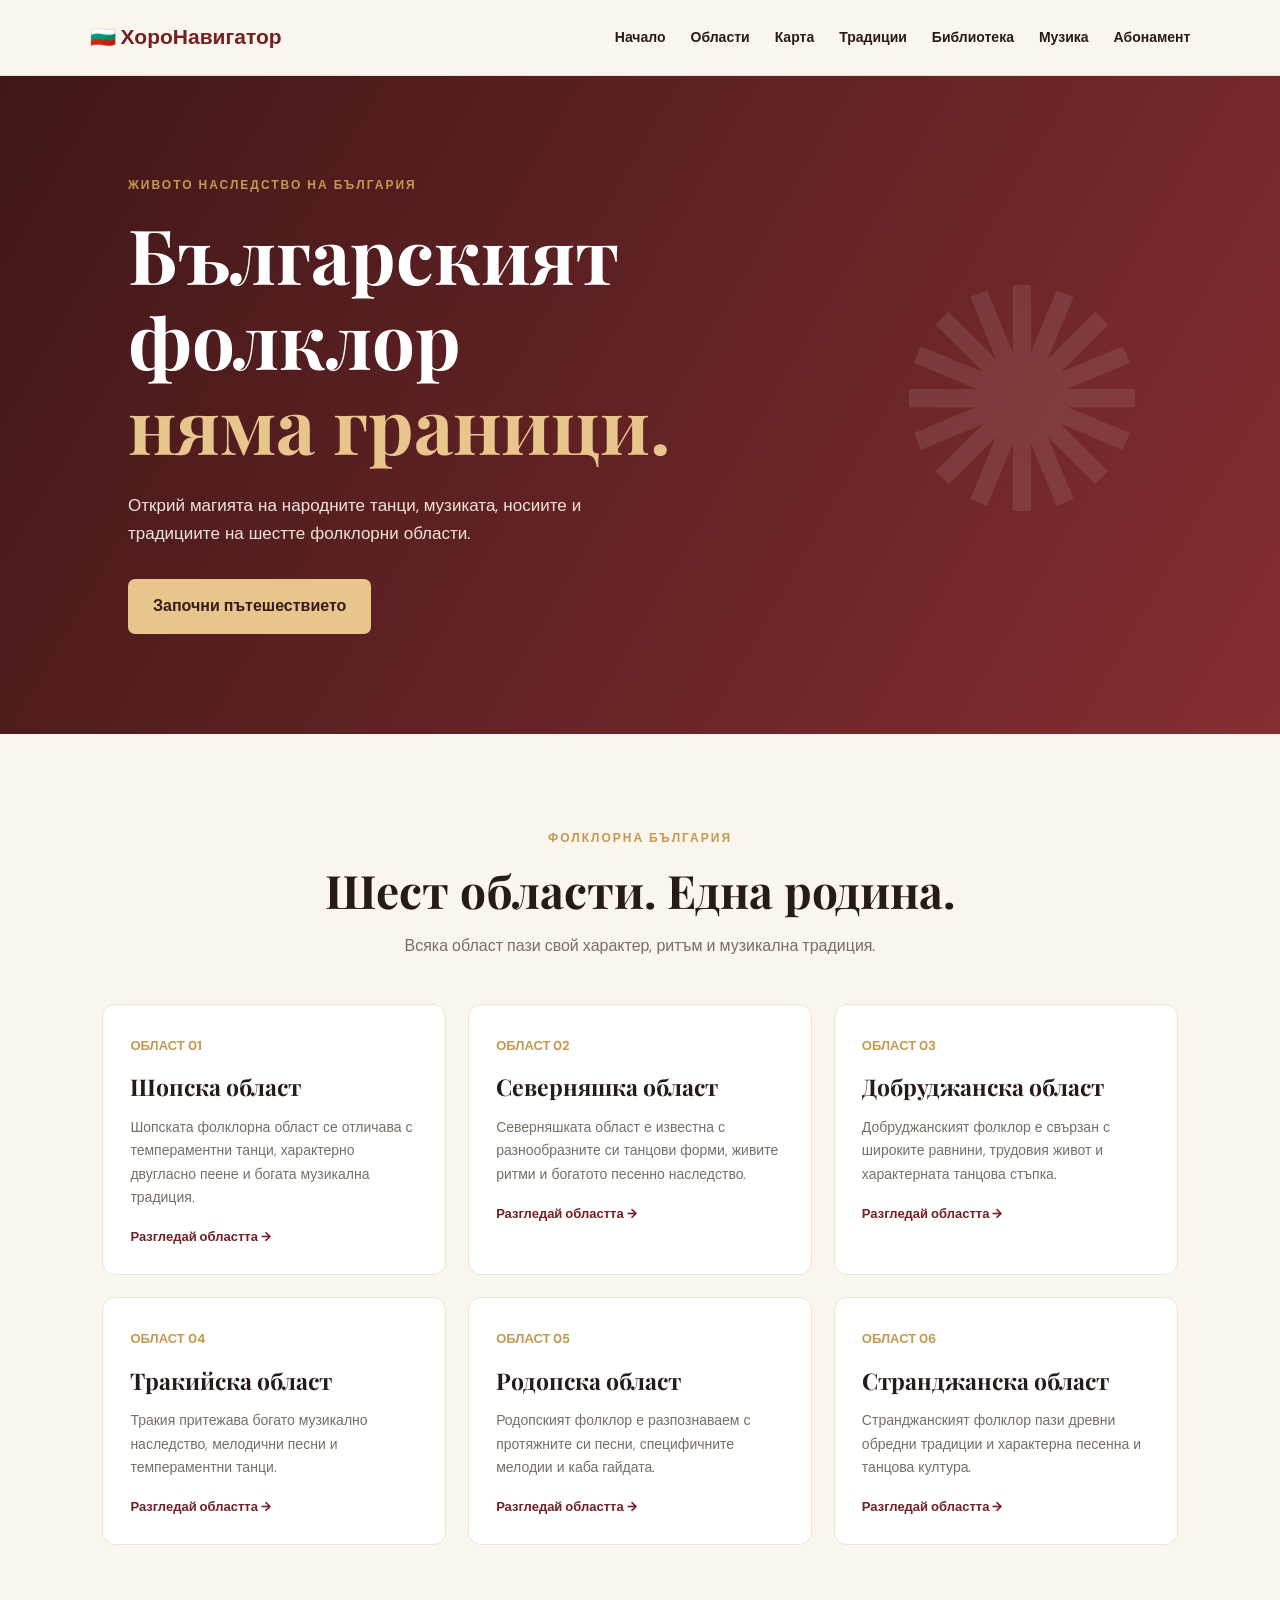
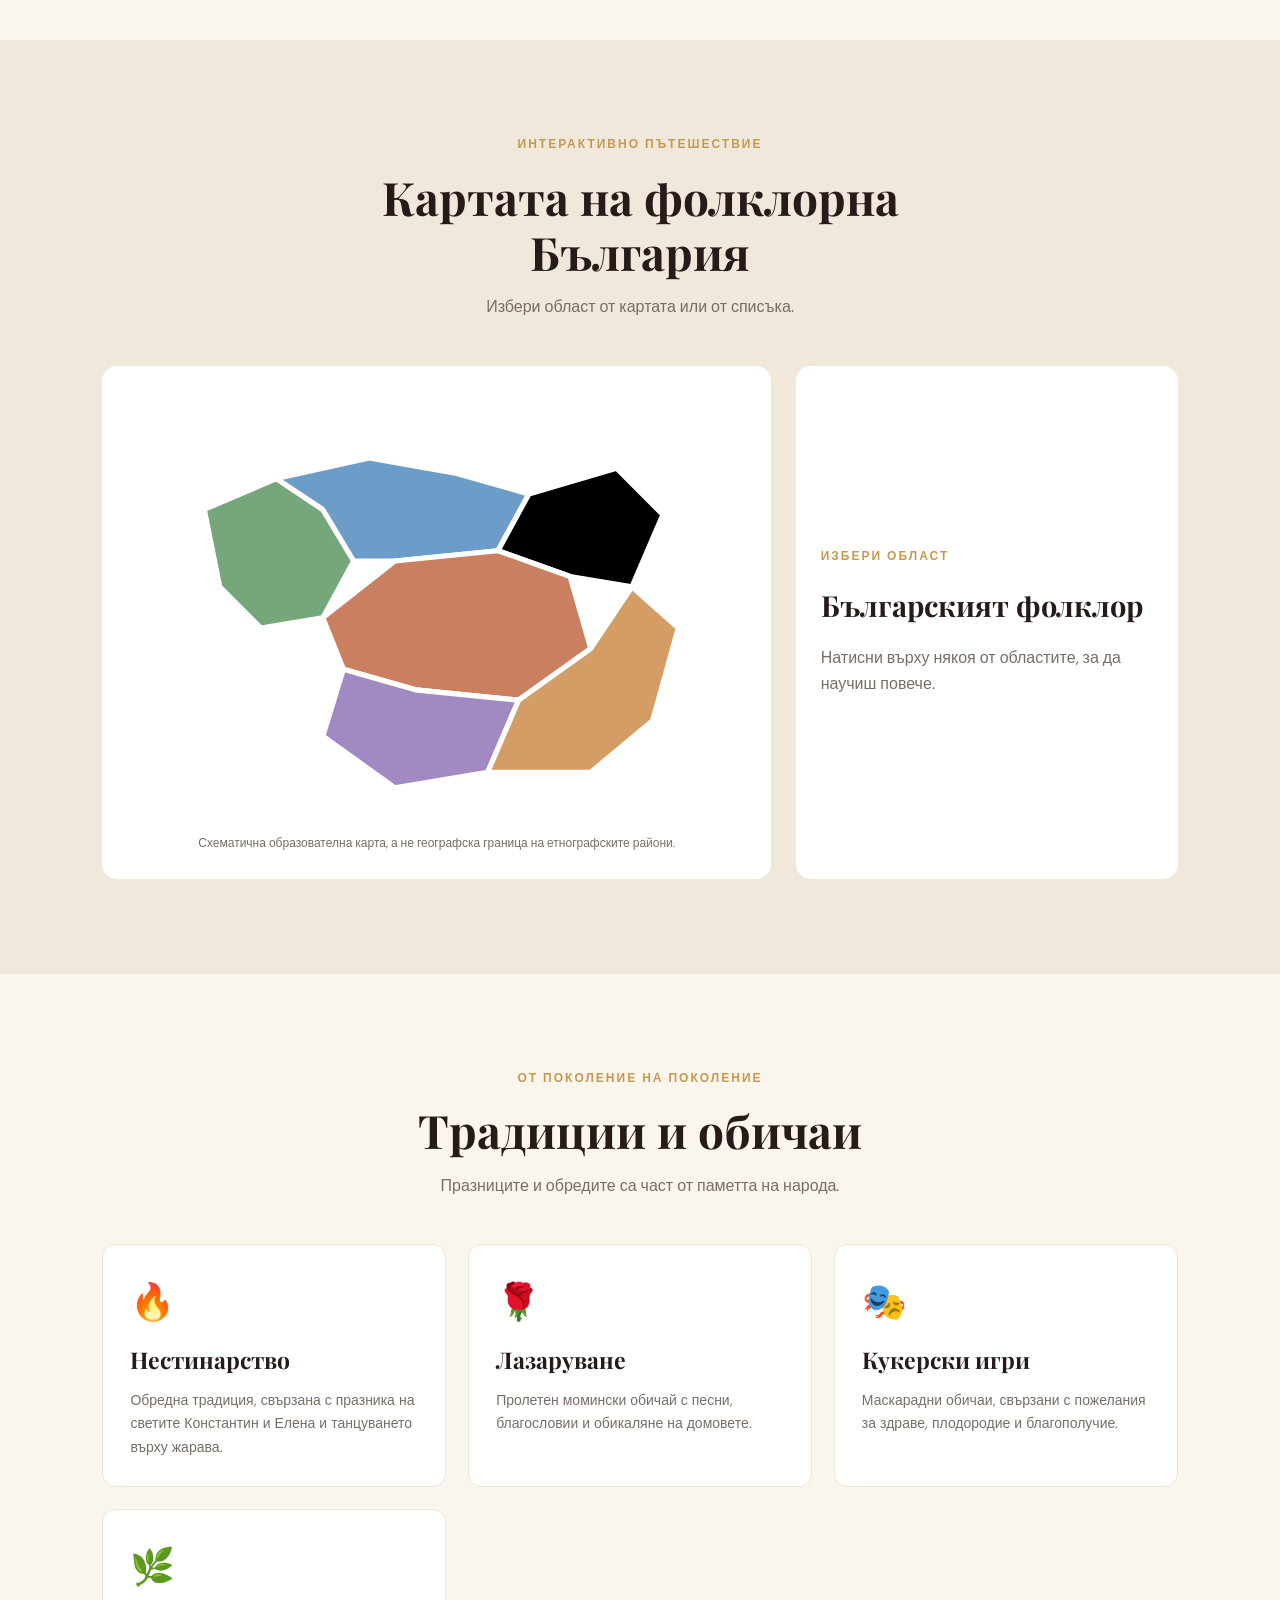
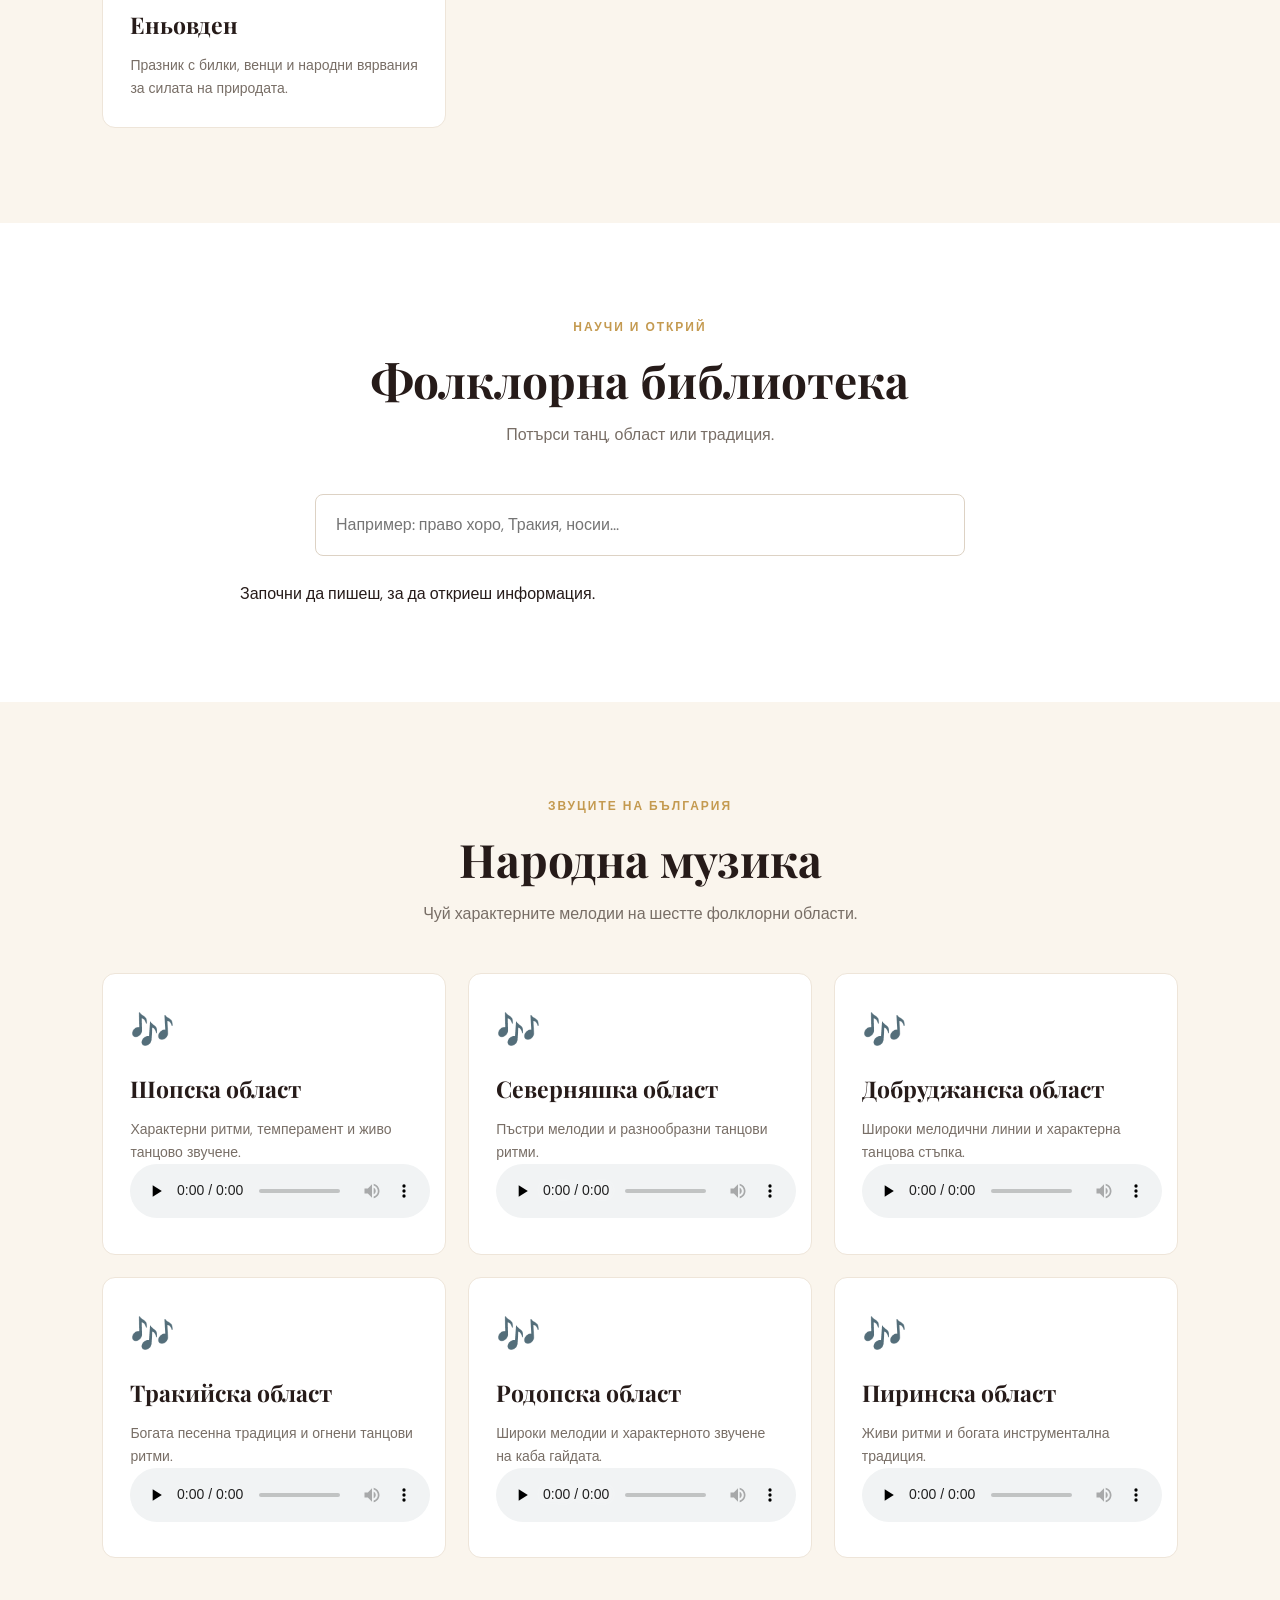
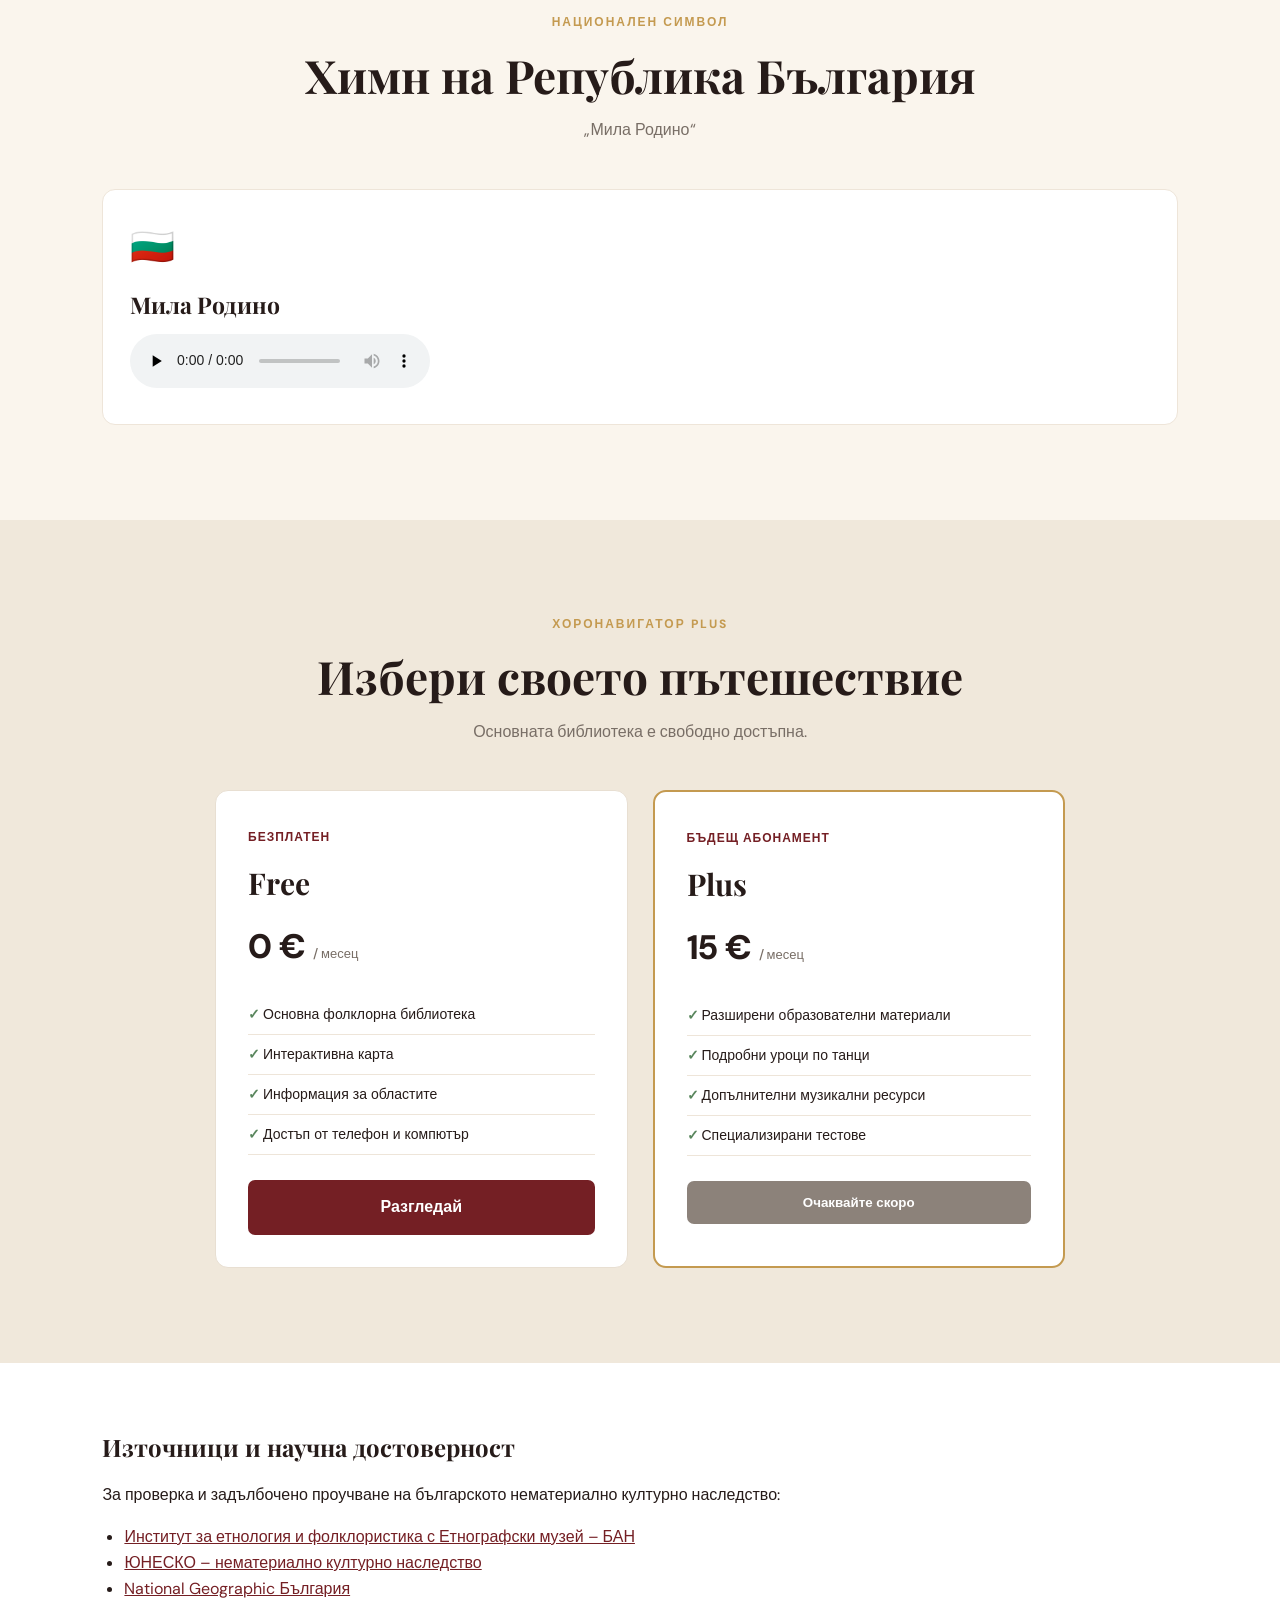
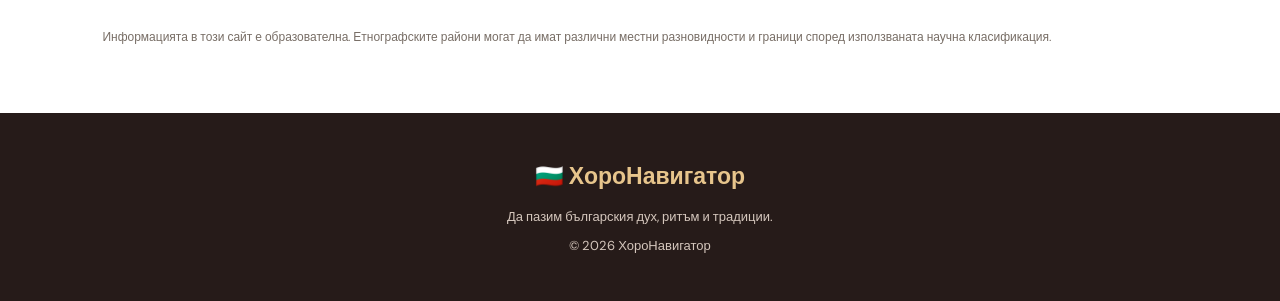
<file: index.html>
<!DOCTYPE html>
<html lang="bg">
<head>
    <meta charset="UTF-8">
    <meta name="viewport" content="width=device-width, initial-scale=1.0">
    <meta name="theme-color" content="#741f24">
    <meta name="description" content="ХороНавигатор – открий българските народни танци, фолклорни области, обичаи и традиции.">
    <title>ХороНавигатор | Български фолклор</title>
    <link rel="stylesheet" href="style.css">
    <link rel="manifest" href="manifest.json">
    <link rel="apple-touch-icon" href="icons/apple-touch-icon.png">
</head>
<body>

<header class="header">
    <a class="brand" href="#home">🇧🇬 ХороНавигатор</a>
    <button class="menu-toggle" id="menuToggle" aria-label="Отвори меню">☰</button>
    <nav id="navigation">
        <a href="#home">Начало</a>
        <a href="#regions">Области</a>
        <a href="#map">Карта</a>
        <a href="#traditions">Традиции</a>
        <a href="#library">Библиотека</a>
        <a href="#music">Музика</a>
        <a href="#plans">Абонамент</a>
    </nav>
</header>

<main>

<section class="hero" id="home">
    <div class="hero-content">
        <span class="eyebrow">Живото наследство на България</span>
        <h1>Българският фолклор<br><span>няма граници.</span></h1>
        <p>Открий магията на народните танци, музиката, носиите и традициите на шестте фолклорни области.</p>
        <a class="primary-btn" href="#regions">Започни пътешествието</a>
    </div>
    <div class="hero-symbol">✺</div>
</section>

<section class="section" id="regions">
    <div class="section-heading">
        <span class="eyebrow">Фолклорна България</span>
        <h2>Шест области. Една родина.</h2>
        <p>Всяка област пази свой характер, ритъм и музикална традиция.</p>
    </div>
    <div class="region-grid" id="regionGrid"></div>
</section>

<section class="section map-section" id="map">
    <div class="section-heading">
        <span class="eyebrow">Интерактивно пътешествие</span>
        <h2>Картата на фолклорна България</h2>
        <p>Избери област от картата или от списъка.</p>
    </div>

    <div class="map-layout">
        <div class="map-card">
            <svg id="folkMap" viewBox="0 0 600 430" role="img" aria-label="Схематична интерактивна карта на България">
                <path class="map-region shopska" data-region="shopska" d="M75 115 L145 85 L190 115 L220 165 L190 220 L130 230 L90 190 Z"/>
                <path class="map-region severnyashka" data-region="severnyashka" d="M145 85 L235 65 L320 80 L390 100 L360 155 L260 165 L220 165 L190 115 Z"/>
                <path class="map-region dobrudzhanska" data-region="dobrudzhanska" d="M390 100 L475 75 L520 120 L490 190 L430 180 L360 155 Z"/>
                <path class="map-region trakijska" data-region="trakijska" d="M190 220 L260 165 L360 155 L430 180 L450 250 L380 300 L280 290 L210 270 Z"/>
                <path class="map-region rodopska" data-region="rodopska" d="M210 270 L280 290 L380 300 L350 370 L260 385 L190 335 Z"/>
                <path class="map-region strandzhanska" data-region="strandzhanska" d="M380 300 L450 250 L490 190 L535 230 L510 320 L450 370 L350 370 Z"/>
            </svg>
            <p class="map-note">Схематична образователна карта, а не географска граница на етнографските райони.</p>
        </div>

        <div class="map-info" id="mapInfo">
            <span class="eyebrow">Избери област</span>
            <h3>Българският фолклор</h3>
            <p>Натисни върху някоя от областите, за да научиш повече.</p>
        </div>
    </div>
</section>

<section class="section" id="traditions">
    <div class="section-heading">
        <span class="eyebrow">От поколение на поколение</span>
        <h2>Традиции и обичаи</h2>
        <p>Празниците и обредите са част от паметта на народа.</p>
    </div>

    <div class="tradition-grid">
        <article class="tradition-card">
            <div class="tradition-icon">🔥</div>
            <h3>Нестинарство</h3>
            <p>Обредна традиция, свързана с празника на светите Константин и Елена и танцуването върху жарава.</p>
        </article>

        <article class="tradition-card">
            <div class="tradition-icon">🌹</div>
            <h3>Лазаруване</h3>
            <p>Пролетен момински обичай с песни, благословии и обикаляне на домовете.</p>
        </article>

        <article class="tradition-card">
            <div class="tradition-icon">🎭</div>
            <h3>Кукерски игри</h3>
            <p>Маскарадни обичаи, свързани с пожелания за здраве, плодородие и благополучие.</p>
        </article>

        <article class="tradition-card">
            <div class="tradition-icon">🌿</div>
            <h3>Еньовден</h3>
            <p>Празник с билки, венци и народни вярвания за силата на природата.</p>
        </article>
    </div>
</section>

<section class="section library-section" id="library">
    <div class="section-heading">
        <span class="eyebrow">Научи и открий</span>
        <h2>Фолклорна библиотека</h2>
        <p>Потърси танц, област или традиция.</p>
    </div>

    <input id="searchInput" class="search-input" type="search" placeholder="Например: право хоро, Тракия, носии...">

    <div id="searchResults" class="search-results">
        <p>Започни да пишеш, за да откриеш информация.</p>
    </div>
</section>

<!-- МУЗИКАЛНА БИБЛИОТЕКА -->

<section class="section music-section" id="music">
    <div class="section-heading">
        <span class="eyebrow">Звуците на България</span>
        <h2>Народна музика</h2>
        <p>Чуй характерните мелодии на шестте фолклорни области.</p>
    </div>

    <div class="tradition-grid">

        <article class="tradition-card music-card">
            <div class="tradition-icon">🎶</div>
            <h3>Шопска област</h3>
            <p>Характерни ритми, темперамент и живо танцово звучене.</p>
            <audio controls preload="none">
                <source src="audio/shopska.m4a" type="audio/mp4">
                Браузърът не поддържа аудио.
            </audio>
        </article>

        <article class="tradition-card music-card">
            <div class="tradition-icon">🎶</div>
            <h3>Северняшка област</h3>
            <p>Пъстри мелодии и разнообразни танцови ритми.</p>
            <audio controls preload="none">
                <source src="audio/severnyashka.mp3" type="audio/mpeg">
                Браузърът не поддържа аудио.
            </audio>
        </article>

        <article class="tradition-card music-card">
            <div class="tradition-icon">🎶</div>
            <h3>Добруджанска област</h3>
            <p>Широки мелодични линии и характерна танцова стъпка.</p>
            <audio controls preload="none">
                <source src="audio/dobrudzhanska.mp3" type="audio/mpeg">
                Браузърът не поддържа аудио.
            </audio>
        </article>

        <article class="tradition-card music-card">
            <div class="tradition-icon">🎶</div>
            <h3>Тракийска област</h3>
            <p>Богата песенна традиция и огнени танцови ритми.</p>
            <audio controls preload="none">
                <source src="audio/trakia.mp3" type="audio/mpeg">
                Браузърът не поддържа аудио.
            </audio>
        </article>

        <article class="tradition-card music-card">
            <div class="tradition-icon">🎶</div>
            <h3>Родопска област</h3>
            <p>Широки мелодии и характерното звучене на каба гайдата.</p>
            <audio controls preload="none">
                <source src="audio/rodopska.mp3" type="audio/mpeg">
                Браузърът не поддържа аудио.
            </audio>
        </article>

        <article class="tradition-card music-card">
            <div class="tradition-icon">🎶</div>
            <h3>Пиринска област</h3>
            <p>Живи ритми и богата инструментална традиция.</p>
            <audio controls preload="none">
                <source src="audio/pirinska.mp3" type="audio/mpeg">
                Браузърът не поддържа аудио.
            </audio>
        </article>

    </div>

    <div class="section-heading" style="margin-top: 55px;">
        <span class="eyebrow">Национален символ</span>
        <h2>Химн на Република България</h2>
        <p>„Мила Родино“</p>
    </div>

    <article class="tradition-card music-card anthem-card">
        <div class="tradition-icon">🇧🇬</div>
        <h3>Мила Родино</h3>
        <audio controls preload="none">
            <source src="audio/Химн на Република България - Мила Родино.mp3" type="audio/mpeg">
            Браузърът не поддържа аудио.
        </audio>
    </article>
</section>

<section class="section plans-section" id="plans">
    <div class="section-heading">
        <span class="eyebrow">ХороНавигатор Plus</span>
        <h2>Избери своето пътешествие</h2>
        <p>Основната библиотека е свободно достъпна.</p>
    </div>

    <div class="plans-grid">
        <article class="plan-card">
            <span class="plan-label">Безплатен</span>
            <h3>Free</h3>
            <div class="price">0 € <small>/ месец</small></div>
            <ul>
                <li>Основна фолклорна библиотека</li>
                <li>Интерактивна карта</li>
                <li>Информация за областите</li>
                <li>Достъп от телефон и компютър</li>
            </ul>
            <a href="#regions" class="secondary-btn">Разгледай</a>
        </article>

        <article class="plan-card premium">
            <span class="plan-label">Бъдещ абонамент</span>
            <h3>Plus</h3>
            <div class="price">15 € <small>/ месец</small></div>
            <ul>
                <li>Разширени образователни материали</li>
                <li>Подробни уроци по танци</li>
                <li>Допълнителни музикални ресурси</li>
                <li>Специализирани тестове</li>
            </ul>
            <button class="secondary-btn" disabled>Очаквайте скоро</button>
        </article>
    </div>
</section>

<section class="sources-section">
    <h2>Източници и научна достоверност</h2>
    <p>За проверка и задълбочено проучване на българското нематериално културно наследство:</p>
    <ul>
        <li><a href="https://iefem.bas.bg/" target="_blank" rel="noopener">Институт за етнология и фолклористика с Етнографски музей – БАН</a></li>
        <li><a href="https://ich.unesco.org/" target="_blank" rel="noopener">ЮНЕСКО – нематериално културно наследство</a></li>
        <li><a href="https://www.nationalgeographic.bg/" target="_blank" rel="noopener">National Geographic България</a></li>
    </ul>
    <p class="disclaimer">Информацията в този сайт е образователна. Етнографските райони могат да имат различни местни разновидности и граници според използваната научна класификация.</p>
</section>

</main>

<footer>
    <div class="footer-brand">🇧🇬 ХороНавигатор</div>
    <p>Да пазим българския дух, ритъм и традиции.</p>
    <p>© 2026 ХороНавигатор</p>
</footer>

<script src="script.js"></script>
</body>
</html>
</file>
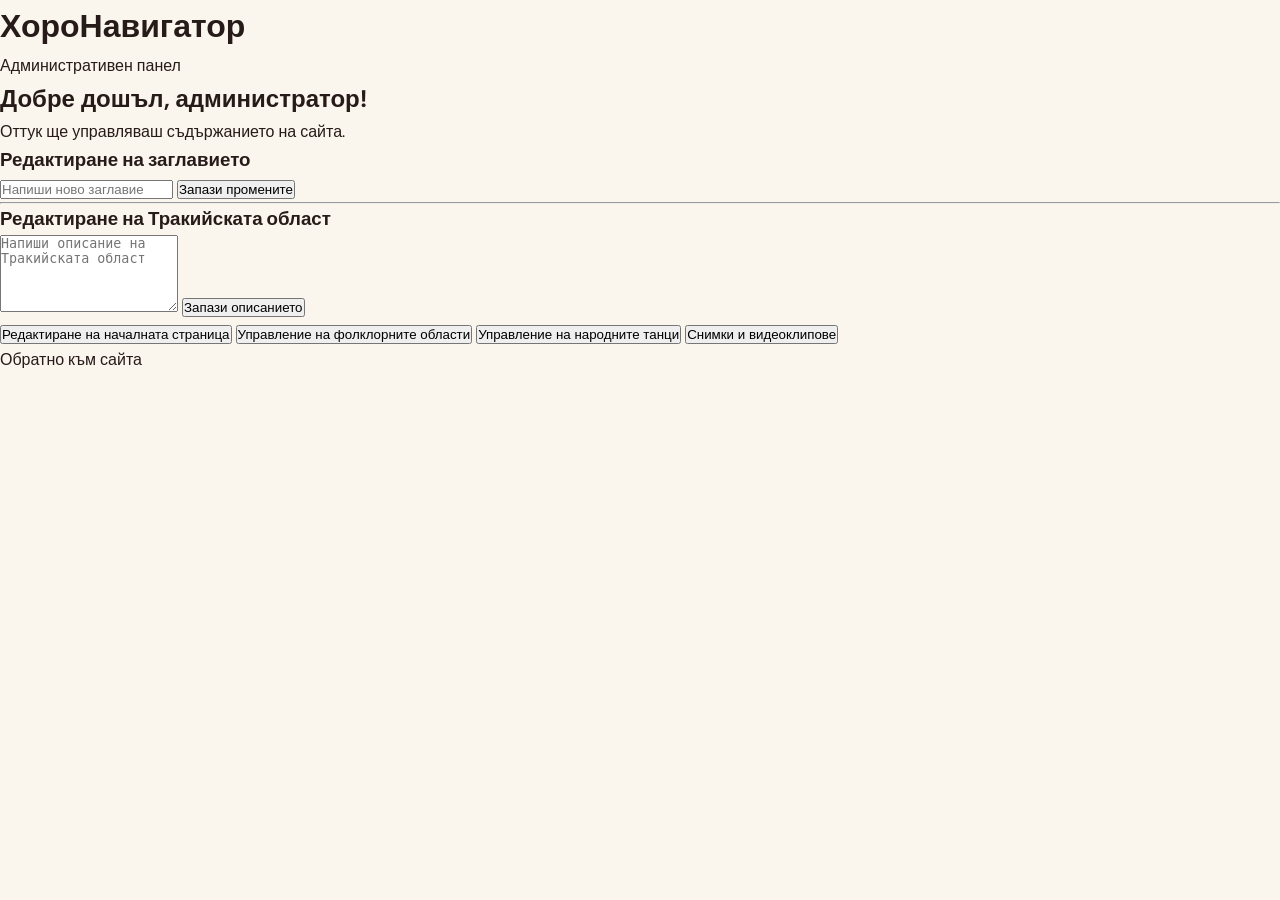
<file: admin.html>
<!DOCTYPE html>
<html lang="bg">
<head>
    <meta charset="UTF-8">
    <meta name="viewport" content="width=device-width, initial-scale=1.0">
    <title>Администрация | ХороНавигатор</title>
    <link rel="stylesheet" href="style.css">
</head>
<script>
    function saveTitle() {
        const newTitle = document.getElementById("title-input").value;

        if (newTitle.trim() === "") {
            document.getElementById("status").textContent =
                "Моля, въведи заглавие!";
            return;
        }

        localStorage.setItem("mainTitle", newTitle);

        document.getElementById("status").textContent =
            "Заглавието е запазено успешно!";
    }
    function saveTrakia() {
    const description = document.getElementById("trakia-input").value;

    if (description.trim() === "") {
        document.getElementById("trakia-status").textContent =
            "Моля, въведи описание!";
        return;
    }

    localStorage.setItem("trakiaDescription", description);

    document.getElementById("trakia-status").textContent =
        "Описанието е запазено успешно!";
}
</script>
<body>

    <header>
        <h1>ХороНавигатор</h1>
        <p>Административен панел</p>
    </header>

    <main class="admin-panel">
        <h2>Добре дошъл, администратор!</h2>
        <p>Оттук ще управляваш съдържанието на сайта.</p>
<section class="editor">
    <h3>Редактиране на заглавието</h3>

    <input
        type="text"
        id="title-input"
        placeholder="Напиши ново заглавие"
    >

    <button onclick="saveTitle()">Запази промените</button>

    <p id="status"></p>
    <hr>

<h3>Редактиране на Тракийската област</h3>

<textarea
    id="trakia-input"
    placeholder="Напиши описание на Тракийската област"
    rows="5">
</textarea>

<button onclick="saveTrakia()">Запази описанието</button>

<p id="trakia-status"></p>
</section>
        <div class="admin-menu">
            <button>Редактиране на началната страница</button>
            <button>Управление на фолклорните области</button>
            <button>Управление на народните танци</button>
            <button>Снимки и видеоклипове</button>
        </div>

        <a href="index.html">Обратно към сайта</a>
    </main>

</body>
</html>
</file>
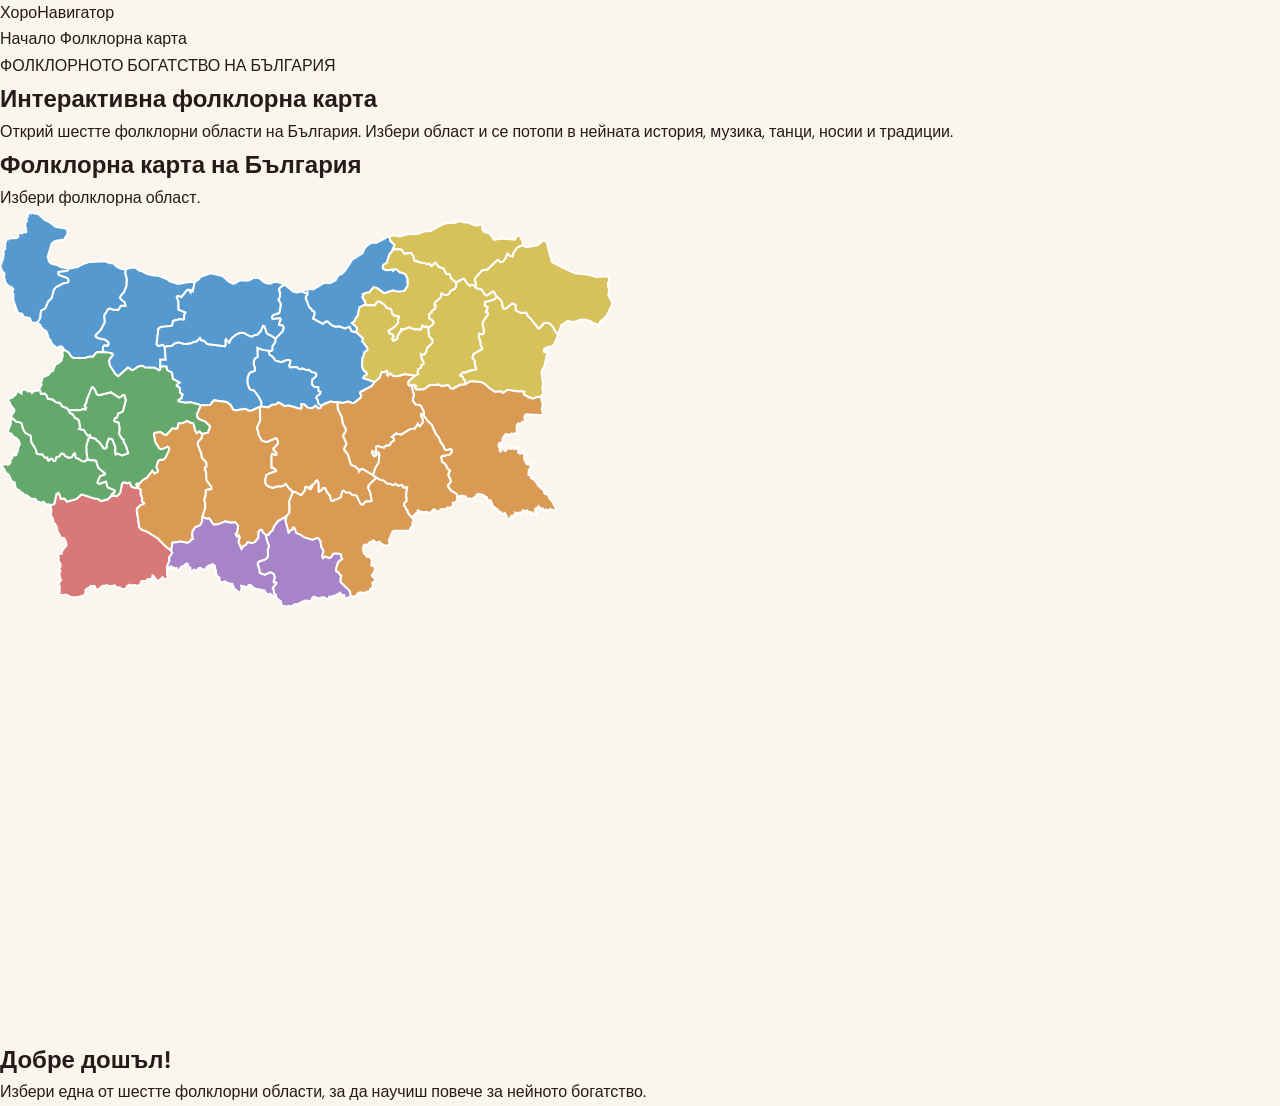
<file: map.html>
<!DOCTYPE html>
<html lang="bg">

<head>
    <meta charset="UTF-8">
    <meta name="viewport" content="width=device-width, initial-scale=1.0">

    <title>Фолклорна карта на България | ХороНавигатор</title>

    <link rel="stylesheet" href="style.css">
</head>

<body>

    <header>
        <div class="logo">ХороНавигатор</div>

        <nav>
            <a href="index.html">Начало</a>
            <a href="map.html">Фолклорна карта</a>
        </nav>
    </header>

    <main>

        <section class="content">
            <p class="subtitle">ФОЛКЛОРНОТО БОГАТСТВО НА БЪЛГАРИЯ</p>

            <h1>Интерактивна фолклорна карта</h1>

            <p>
                Открий шестте фолклорни области на България.
                Избери област и се потопи в нейната история,
                музика, танци, носии и традиции.
            </p>
        </section>

        <section class="folklore-map-section">

            <div class="map-container">

                

<div class="map-placeholder">
    <h2>Фолклорна карта на България</h2>
    <p>Избери фолклорна област.</p>
<div id="bulgaria-map-container"></div>
    
</div>


</div>


                <div class="region-information">

                    <h2>Добре дошъл!</h2>

                    <p>
                        Избери една от шестте фолклорни области,
                        за да научиш повече за нейното богатство.
                    </p>

                </div>

            </div>

        </section>

    </main>

<script>
const regionGroups = {
    "BG-01": "pirinska",
    "BG-02": "trakiyska",
    "BG-03": "dobrudzhanska",
    "BG-04": "severnyashka",
    "BG-05": "severnyashka",
    "BG-06": "severnyashka",
    "BG-07": "severnyashka",
    "BG-08": "dobrudzhanska",
    "BG-09": "rodopska",
    "BG-10": "shopska",
    "BG-11": "severnyashka",
    "BG-12": "severnyashka",
    "BG-13": "trakiyska",
    "BG-14": "shopska",
    "BG-15": "severnyashka",
    "BG-16": "trakiyska",
    "BG-17": "dobrudzhanska",
    "BG-18": "severnyashka",
    "BG-19": "dobrudzhanska",
    "BG-20": "trakiyska",
    "BG-21": "rodopska",
    "BG-22": "shopska",
    "BG-23": "shopska",
    "BG-24": "trakiyska",
    "BG-25": "dobrudzhanska",
    "BG-26": "trakiyska",
    "BG-27": "dobrudzhanska",
    "BG-28": "trakiyska"
};

const regionColors = {
    shopska: "#65a86b",
    severnyashka: "#5599cf",
    trakiyska: "#d99b54",
    dobrudzhanska: "#d6c15b",
    rodopska: "#a783c7",
    pirinska: "#d87878"
};

const regionNames = {
    shopska: "Шопска област",
    severnyashka: "Северняшка област",
    trakiyska: "Тракийска област",
    dobrudzhanska: "Добруджанска област",
    rodopska: "Родопска област",
    pirinska: "Пиринска област"
};

const regionInfo = {
    shopska: {
        title: "Шопска фолклорна област",
        character: "Шопският фолклор се отличава с енергичност, темперамент и характерно многогласно пеене.",
        dances: "Шопско хоро, Граовско хоро, Бистришка копаница, Копче и Шопска ръченица.",
        music: "Характерни са бързите ритми, специфичното двугласно пеене и живото звучене.",
        costumes: "Традиционните носии включват сукманени и саяни облекла, престилки, пояси и характерни накити.",
        instruments: "Гъдулка, кавал, гайда, тъпан и зурна.",
        traditions: "Сурвакане, коледуване, лазаруване и местни събори."
    },

    trakiyska: {
        title: "Тракийска фолклорна област",
        character: "Тракийският фолклор е известен със своята мелодичност, богатство на песни и разнообразие от танцови движения.",
        dances: "Право тракийско хоро, Тракийска ръченица, Копаница и Криво хоро.",
        music: "Песните често са плавни и мелодични, а танцовите мелодии могат да бъдат както лирични, така и много темпераментни.",
        costumes: "Характерни са сукманените носии, красивите престилки, везаните ризи и традиционните пояси.",
        instruments: "Гайда, кавал, гъдулка, тъпан и тамбура.",
        traditions: "Кукерски игри, коледуване, лазаруване и празници, свързани със земеделския календар."
    },

    pirinska: {
        title: "Пиринска фолклорна област",
        character: "Пиринският фолклор се отличава с богат песенен репертоар, силен темперамент и характерни танцови ритми.",
        dances: "Македонско хоро, Малешевско хоро, Пиринска ръченица и други местни хора.",
        music: "Характерни са многогласните песни, богатите мелодии и специфичните ритмични модели.",
        costumes: "Носийната традиция включва сукманени и саяни облекла, везани ризи и разнообразни накити.",
        instruments: "Зурна, тъпан, гайда, кавал и тамбура.",
        traditions: "Събори, празници на плодородието, коледуване и лазаруване."
    },

    rodopska: {
        title: "Родопска фолклорна област",
        character: "Родопският фолклор е разпознаваем със своите протяжни песни, плавни мелодии и характерна атмосфера.",
        dances: "Родопско хоро, Чамче, Сворнато хоро и местни танцови разновидности.",
        music: "Отличава се с бавни и протяжни мелодии, характерно пеене и богата песенна традиция.",
        costumes: "Традиционните носии включват сукмани, вълнени тъкани, престилки и характерни местни елементи.",
        instruments: "Каба гайда, кавал, гъдулка и тъпан.",
        traditions: "Гергьовден, Илинденски събори, седенки и традиции, свързани с планинския живот."
    },

    dobrudzhanska: {
        title: "Добруджанска фолклорна област",
        character: "Добруджанският фолклор носи духа на равнината. Танците са свързани с уверената стъпка и характерната добруджанска танцова пластика.",
        dances: "Добруджанска ръченица, Сборенка, Опас и други местни хора.",
        music: "Песните често са свързани с трудовия живот, любовта и природата. Срещат се характерни неравноделни ритми.",
        costumes: "Характерни са сукманените носии, богато украсените престилки, везаните ризи и традиционните пояси.",
        instruments: "Гъдулка, кавал, гайда, тъпан и акордеон в по-новата традиция.",
        traditions: "Жътварски обичаи, събори, коледуване и празници, свързани със земеделието."
    },

    severnyashka: {
        title: "Северняшка фолклорна област",
        character: "Северняшкият фолклор се отличава с разнообразни танци, динамични движения и богата музикална традиция.",
        dances: "Дайчово хоро, Дунавско хоро, Еленино хоро и Северняшка ръченица.",
        music: "Характерни са разнообразните ритми, живите инструментални мелодии и песните с различна тематика.",
        costumes: "Традиционните носии включват бели ризи, сукмани, престилки, пояси и характерни украси.",
        instruments: "Кавал, гъдулка, гайда, тъпан и зурна.",
        traditions: "Коледуване, лазаруване, жътварски обичаи и традиционни народни събори."
    }
};

async function loadFolkloreMap() {
    const container = document.getElementById("bulgaria-map-container");
    const info = document.querySelector(".region-information");

    try {
        const response = await fetch("./bulgaria.svg");

        if (!response.ok) {
            throw new Error("SVG файлът не беше намерен.");
        }

        const svgText = await response.text();

        const parser = new DOMParser();
        const svgDocument = parser.parseFromString(
            svgText,
            "image/svg+xml"
        );

        const svg = svgDocument.documentElement;

        if (svg.querySelector("parsererror")) {
            throw new Error("SVG файлът има проблем със структурата.");
        }

        const map = document.importNode(svg, true);

        map.style.width = "100%";
        map.style.height = "auto";
        map.style.display = "block";

        container.replaceChildren(map);

        const regions = map.querySelectorAll("path[id]");

        regions.forEach(path => {
            const id = path.getAttribute("id");
            const group = regionGroups[id];

            if (!group) return;

            path.style.fill = regionColors[group];
            path.style.stroke = "#ffffff";
            path.style.strokeWidth = "2";
            path.style.cursor = "pointer";
            path.style.transition = "0.2s";

            path.addEventListener("mouseenter", () => {
                path.style.opacity = "0.7";
            });

            path.addEventListener("mouseleave", () => {
                path.style.opacity = "1";
            });

            
path.addEventListener("click", () => {
    const data = regionInfo[group];

    if (!data) return;

    const title = path.querySelector("title");
    const areaName = title
        ? title.textContent
        : id;

    info.innerHTML = `
        <h2>${data.title}</h2>

        <p><strong>Избрана административна област:</strong> ${areaName}</p>

        <div class="region-detail">
            <h3>📜 История и характер</h3>
            <p>${data.character}</p>
        </div>

        <div class="region-detail">
            <h3>💃 Народни танци</h3>
            <p>${data.dances}</p>
        </div>

        <div class="region-detail">
            <h3>🎵 Народна музика</h3>
            <p>${data.music}</p>
        </div>

        <div class="region-detail">
            <h3>👘 Народни носии</h3>
            <p>${data.costumes}</p>
        </div>

        <div class="region-detail">
            <h3>🪗 Народни инструменти</h3>
            <p>${data.instruments}</p>
        </div>

        <div class="region-detail">
            <h3>🌿 Традиции и обичаи</h3>
            <p>${data.traditions}</p>
        </div>
    `;
});

        });

        console.log("Фолклорната карта е заредена!");
        console.log("Намерени области:", regions.length);

    } catch (error) {
        console.error("Проблем с картата:", error);
        info.innerHTML = "<h2>Картата не успя да се зареди.</h2><p>Провери файла bulgaria.svg.</p>";
    }
}

loadFolkloreMap();
</script>

</body>
</html>
</file>
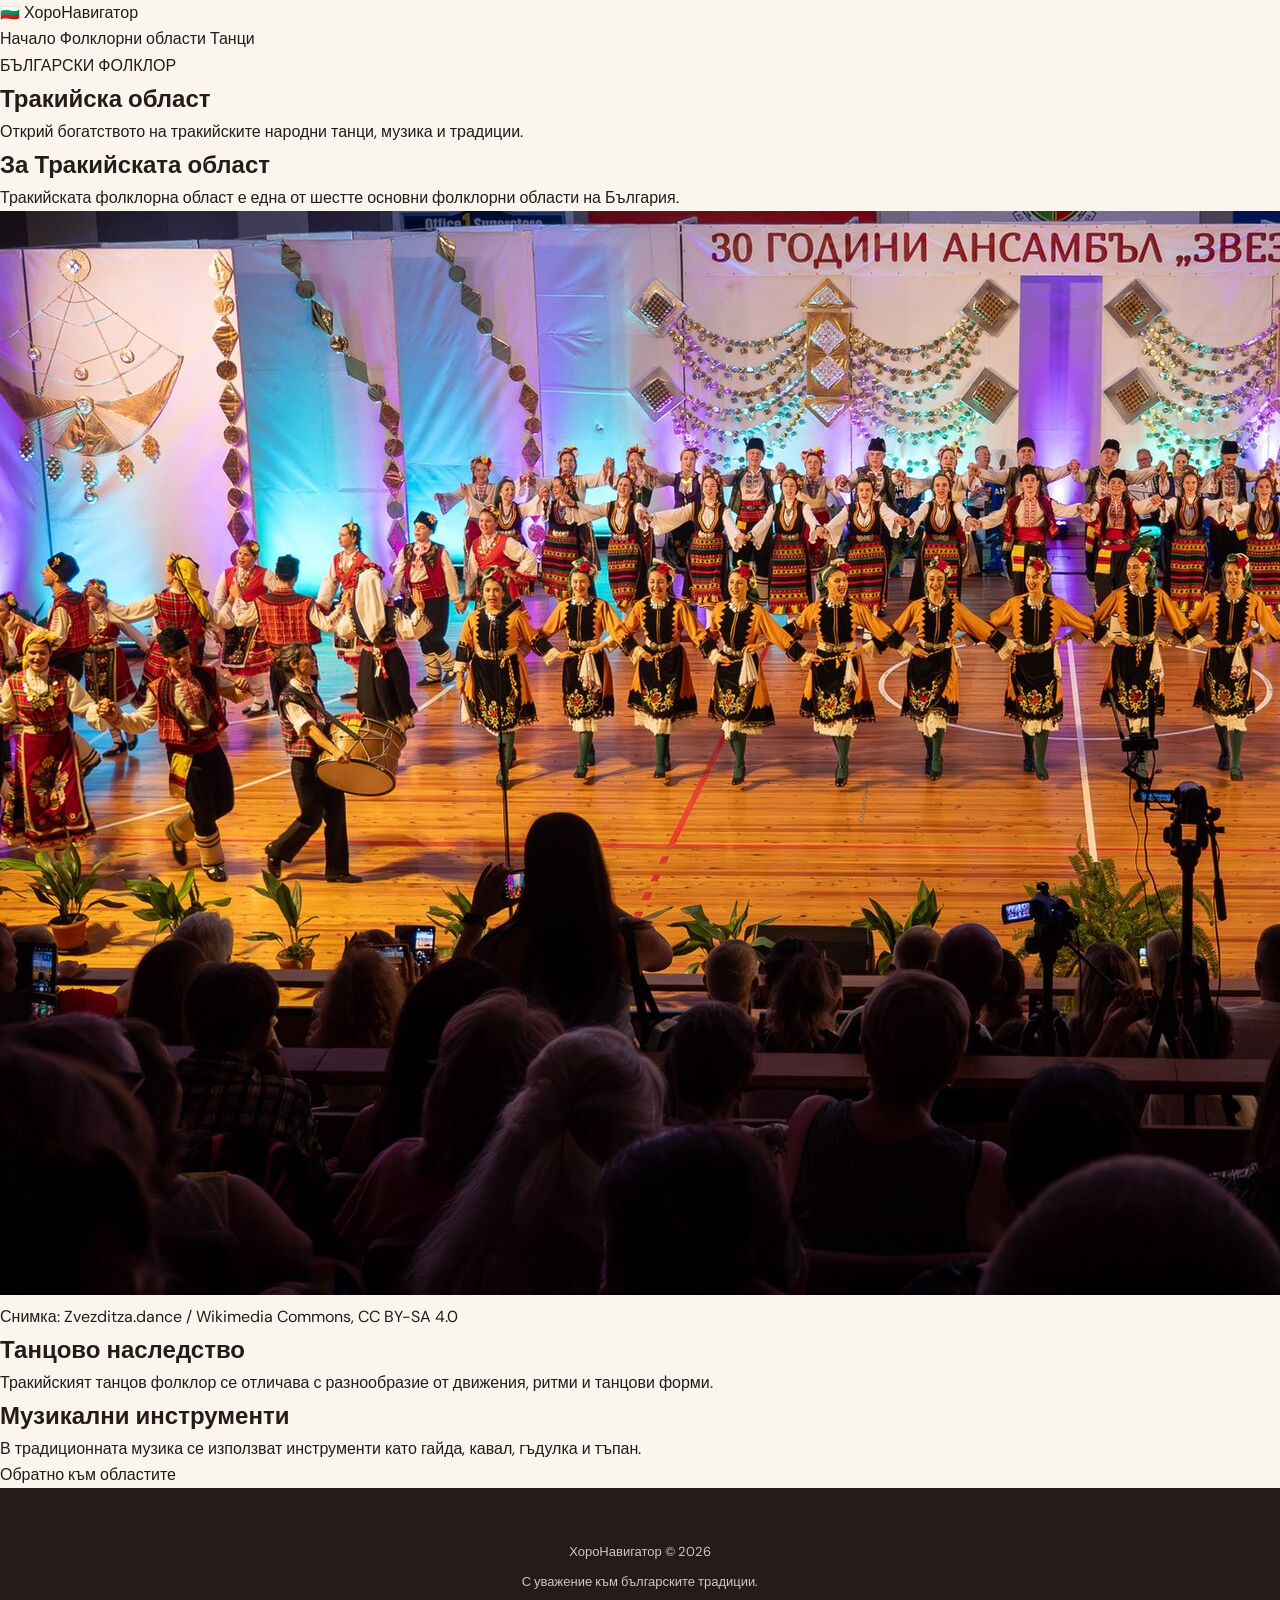
<file: trakia.html>
<!DOCTYPE html>
<html lang="bg">

<head>
    <meta charset="UTF-8">
    <meta name="viewport" content="width=device-width, initial-scale=1.0">

    <title>Тракийска област | ХороНавигатор</title>

    <link rel="stylesheet" href="style.css">
</head>

<body>

    <header>
        <div class="logo">🇧🇬 ХороНавигатор</div>

        <nav>
            <a href="index.html">Начало</a>
            <a href="index.html#regions">Фолклорни области</a>
            <a href="index.html#dances">Танци</a>
        </nav>
    </header>

    <main>

        <section class="region-hero">
            <p class="subtitle">БЪЛГАРСКИ ФОЛКЛОР</p>

            <h1>Тракийска област</h1>

            <p>
                Открий богатството на тракийските
                народни танци, музика и традиции.
            </p>
        </section>

        <section class="region-content">

            <h2>За Тракийската област</h2>

            <p>
                Тракийската фолклорна област е една
                от шестте основни фолклорни области
                на България.<p id="trakia-description"></p>
            </p>

<img src="./trakia-dance.jpg"
     alt="Български народен танц от Тракия"
     class="region-photo">

<p class="photo-credit">
    Снимка: Zvezditza.dance /
    Wikimedia Commons, CC BY-SA 4.0
</p>

            <h2>Танцово наследство</h2>

            <p>
                Тракийският танцов фолклор се отличава
                с разнообразие от движения, ритми
                и танцови форми.
            </p>

            <h2>Музикални инструменти</h2>

            <p>
                В традиционната музика се използват
                инструменти като гайда, кавал,
                гъдулка и тъпан.
            </p>

            <a href="index.html#regions" class="button">
                Обратно към областите
            </a>
<script>
    const savedDescription = localStorage.getItem("trakiaDescription");

    if (savedDescription) {
        document.getElementById("trakia-description").textContent =
            savedDescription;
    }
</script>
        </section>

    </main>

    <footer>
        <p>ХороНавигатор © 2026</p>
        <p>С уважение към българските традиции.</p>
    </footer>

</body>
</html>
</file>
<file: style.css>
@import url('https://fonts.googleapis.com/css2?family=DM+Sans:wght@400;500;600;700;800&family=Playfair+Display:wght@600;700;800&display=swap');

:root {
    --red: #741f24;
    --dark: #261b19;
    --cream: #faf5ed;
    --gold: #c49a50;
    --muted: #786e66;
    --white: #ffffff;
}

* {
    box-sizing: border-box;
    margin: 0;
    padding: 0;
}

html {
    scroll-behavior: smooth;
    scroll-padding-top: 90px;
}

body {
    font-family: 'DM Sans', sans-serif;
    color: var(--dark);
    background: var(--cream);
    line-height: 1.65;
}

a {
    color: inherit;
    text-decoration: none;
}

.header {
    position: sticky;
    top: 0;
    z-index: 100;
    min-height: 76px;
    padding: 14px 7%;
    display: flex;
    align-items: center;
    justify-content: space-between;
    background: rgba(250, 245, 237, .96);
    border-bottom: 1px solid #e8dfd2;
    backdrop-filter: blur(12px);
}

.brand {
    color: var(--red);
    font-size: 21px;
    font-weight: 800;
}

.header nav {
    display: flex;
    gap: 25px;
    align-items: center;
}

.header nav a {
    font-size: 14px;
    font-weight: 600;
}

.header nav a:hover {
    color: var(--red);
}

.menu-toggle {
    display: none;
    border: 0;
    background: none;
    font-size: 27px;
    cursor: pointer;
}

.hero {
    min-height: 580px;
    padding: 100px 10%;
    display: flex;
    align-items: center;
    justify-content: space-between;
    gap: 30px;
    position: relative;
    overflow: hidden;
    background: linear-gradient(120deg, #401719, #852e30);
    color: white;
}

.hero-content {
    max-width: 680px;
    position: relative;
    z-index: 2;
}

.eyebrow {
    display: block;
    color: var(--gold);
    font-size: 12px;
    font-weight: 800;
    letter-spacing: 2px;
    text-transform: uppercase;
    margin-bottom: 15px;
}

.hero h1 {
    font-family: 'Playfair Display', serif;
    font-size: clamp(42px, 6vw, 76px);
    line-height: 1.12;
    margin-bottom: 25px;
}

.hero h1 span {
    color: #e7c58c;
}

.hero p {
    max-width: 550px;
    color: #f1e5dc;
    font-size: 17px;
    margin-bottom: 32px;
}

.hero-symbol {
    font-size: clamp(150px, 25vw, 310px);
    color: rgba(255,255,255,.09);
    line-height: 1;
}

.primary-btn, .secondary-btn {
    display: inline-flex;
    justify-content: center;
    align-items: center;
    border: none;
    cursor: pointer;
    border-radius: 7px;
    font-weight: 800;
    padding: 14px 25px;
    transition: .2s;
}

.primary-btn {
    color: #381a18;
    background: #e7c58c;
}

.primary-btn:hover, .secondary-btn:hover {
    transform: translateY(-3px);
}

.section {
    padding: 95px 8%;
}

.section-heading {
    text-align: center;
    max-width: 700px;
    margin: 0 auto 45px;
}

.section-heading h2 {
    font-family: 'Playfair Display', serif;
    font-size: clamp(30px, 4vw, 46px);
    line-height: 1.2;
    margin-bottom: 14px;
}

.section-heading p {
    color: var(--muted);
}

.region-grid, .tradition-grid {
    display: grid;
    grid-template-columns: repeat(3, minmax(0, 1fr));
    gap: 22px;
}

.region-card, .tradition-card {
    background: white;
    border: 1px solid #eee5d9;
    border-radius: 13px;
    padding: 27px;
    transition: .25s;
}

.region-card {
    cursor: pointer;
}

.region-card:hover, .tradition-card:hover {
    transform: translateY(-5px);
    box-shadow: 0 15px 35px rgba(45,25,15,.08);
}

.region-number {
    font-size: 13px;
    font-weight: 800;
    color: var(--gold);
}

.region-card h3, .tradition-card h3 {
    font-family: 'Playfair Display', serif;
    font-size: 23px;
    margin: 10px 0;
}

.region-card p, .tradition-card p {
    color: var(--muted);
    font-size: 14px;
}

.region-card .more {
    display: block;
    margin-top: 17px;
    color: var(--red);
    font-weight: 800;
    font-size: 13px;
}

.map-section {
    background: #f0e8db;
}

.map-layout {
    display: grid;
    grid-template-columns: 1.4fr .8fr;
    gap: 25px;
    align-items: stretch;
}

.map-card, .map-info {
    background: white;
    border-radius: 15px;
    padding: 25px;
    min-width: 0;
}

#folkMap {
    width: 100%;
    height: auto;
    display: block;
    max-height: 520px;
}

.map-region {
    stroke: white;
    stroke-width: 5;
    stroke-linejoin: round;
    cursor: pointer;
    transition: .2s;
}

.map-region:hover, .map-region.active {
    filter: brightness(.78);
    stroke: var(--dark);
    stroke-width: 7;
}

.shopska { fill: #76a77b; }
.severnyashka { fill: #6b9dc8; }
.dob rudzhanska { fill: #d8b96e; }
.dob rudzhanska { fill: #d8b96e; }
.trakijska { fill: #ca8060; }
.rodopska { fill: #a18ac1; }
.strandzhanska { fill: #d49d65; }

.map-note {
    color: var(--muted);
    font-size: 12px;
    text-align: center;
}

.map-info {
    display: flex;
    flex-direction: column;
    justify-content: center;
}

.map-info h3 {
    font-family: 'Playfair Display', serif;
    font-size: 29px;
    margin-bottom: 15px;
}

.map-info p {
    color: var(--muted);
}

.tradition-icon {
    font-size: 36px;
}

.library-section {
    background: white;
}

.search-input {
    display: block;
    width: min(100%, 650px);
    margin: 0 auto 25px;
    padding: 17px 20px;
    border: 1px solid #ddd2c4;
    border-radius: 8px;
    font: inherit;
    outline-color: var(--red);
}

.search-results {
    max-width: 800px;
    margin: auto;
}

.search-result {
    border-bottom: 1px solid #eee5d9;
    padding: 18px 5px;
}

.search-result h3 {
    color: var(--red);
    margin-bottom: 5px;
}

.plans-section {
    background: #f0e8db;
}

.plans-grid {
    max-width: 850px;
    margin: auto;
    display: grid;
    grid-template-columns: 1fr 1fr;
    gap: 25px;
}

.plan-card {
    background: white;
    padding: 32px;
    border-radius: 13px;
    border: 1px solid #e8dfd2;
}

.plan-card.premium {
    border: 2px solid var(--gold);
}

.plan-label {
    color: var(--red);
    font-weight: 800;
    font-size: 12px;
    text-transform: uppercase;
    letter-spacing: 1px;
}

.plan-card h3 {
    font-family: 'Playfair Display', serif;
    font-size: 30px;
    margin: 10px 0;
}

.price {
    font-size: 34px;
    font-weight: 800;
    margin-bottom: 20px;
}

.price small {
    font-size: 13px;
    color: var(--muted);
    font-weight: 500;
}

.plan-card ul {
    list-style: none;
    margin-bottom: 25px;
}

.plan-card li {
    padding: 8px 0;
    border-bottom: 1px solid #eee5d9;
    font-size: 14px;
}

.plan-card li::before {
    content: "✓ ";
    color: #59865d;
    font-weight: 900;
}

.secondary-btn {
    background: var(--red);
    color: white;
    width: 100%;
}

.secondary-btn:disabled {
    background: #8c827a;
    cursor: not-allowed;
    transform: none;
}

.sources-section {
    padding: 65px 8%;
    background: #fff;
}

.sources-section h2 {
    font-family: 'Playfair Display', serif;
    margin-bottom: 15px;
}

.sources-section ul {
    padding-left: 22px;
    margin: 15px 0;
}

.sources-section a {
    color: var(--red);
    text-decoration: underline;
}

.disclaimer {
    margin-top: 25px;
    color: var(--muted);
    font-size: 12px;
}

footer {
    padding: 45px 8%;
    text-align: center;
    background: #261b19;
    color: white;
}

.footer-brand {
    color: #e7c58c;
    font-size: 23px;
    font-weight: 800;
    margin-bottom: 10px;
}

footer p {
    font-size: 13px;
    color: #d4c6bc;
    margin-top: 8px;
}

@media (max-width: 850px) {
    .header {
        padding: 14px 5%;
    }

    .menu-toggle {
        display: block;
    }

    .header nav {
        display: none;
        position: absolute;
        top: 100%;
        left: 0;
        right: 0;
        padding: 20px;
        background: var(--cream);
        flex-direction: column;
        align-items: stretch;
        gap: 15px;
        border-bottom: 1px solid #e8dfd2;
    }

    .header nav.open {
        display: flex;
    }

    .hero {
        min-height: 500px;
        padding: 75px 7%;
    }

    .hero-symbol {
        position: absolute;
        right: -30px;
        bottom: 0;
    }

    .region-grid, .tradition-grid {
        grid-template-columns: repeat(2, minmax(0, 1fr));
    }

    .map-layout {
        grid-template-columns: 1fr;
    }
}

@media (max-width: 550px) {
    .section {
        padding: 65px 6%;
    }

    .hero {
        min-height: 490px;
        padding: 65px 7%;
    }

    .hero p {
        font-size: 15px;
    }

    .region-grid, .tradition-grid, .plans-grid {
        grid-template-columns: 1fr;
    }

    .map-card, .map-info {
        padding: 15px;
    }

    .map-info h3 {
        font-size: 25px;
    }
}
</file>
